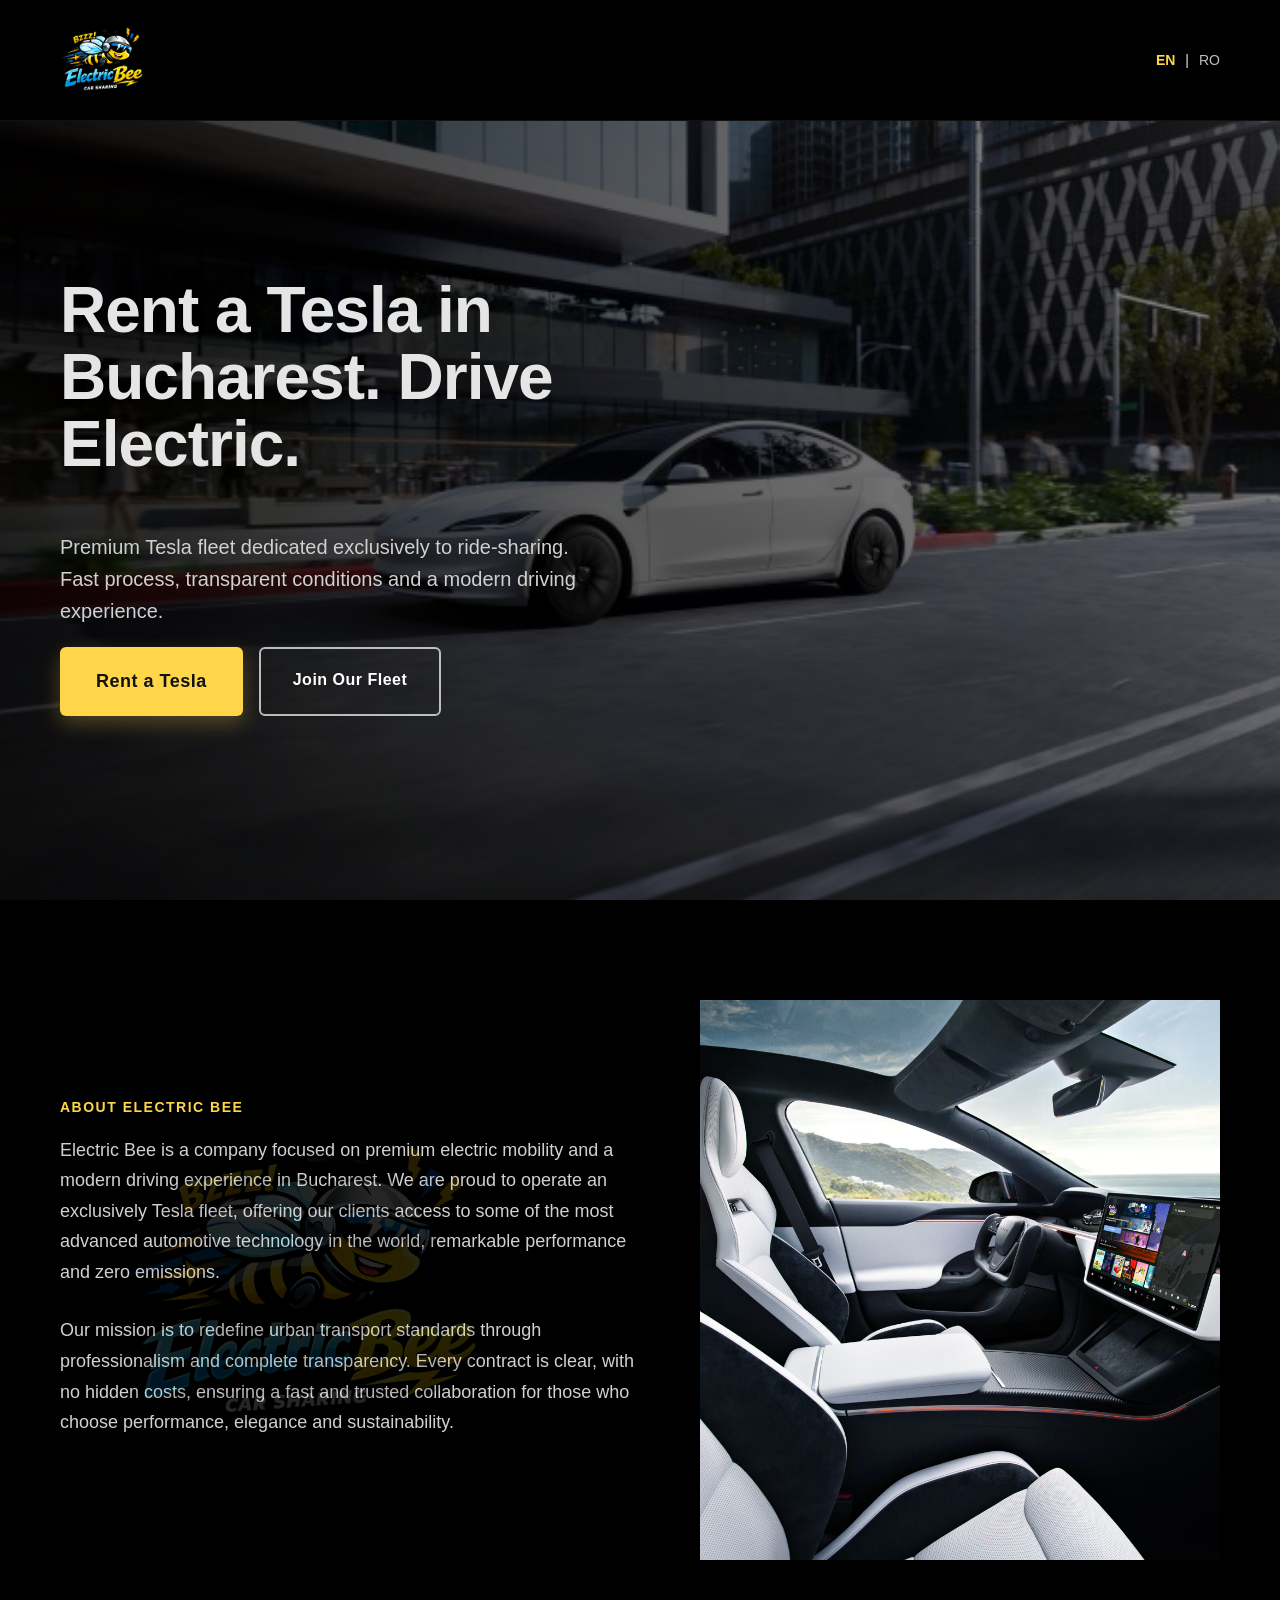
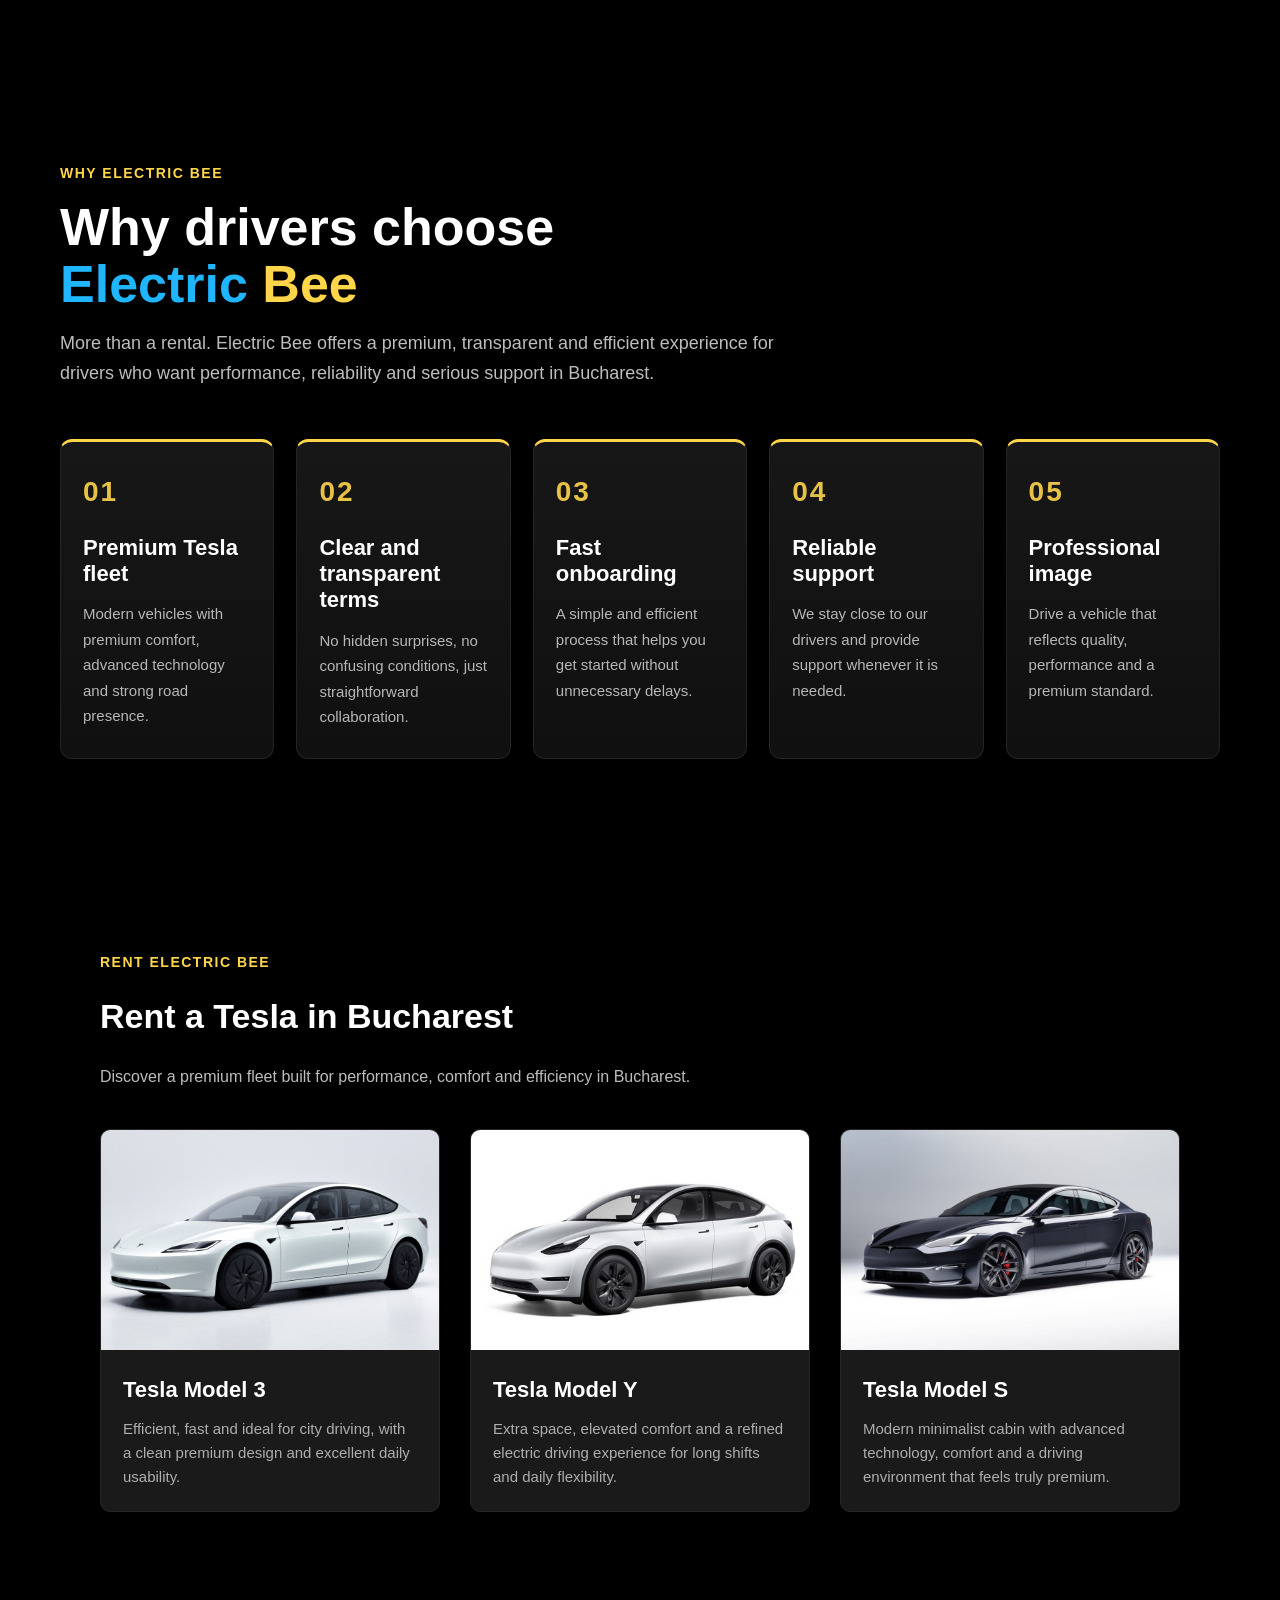
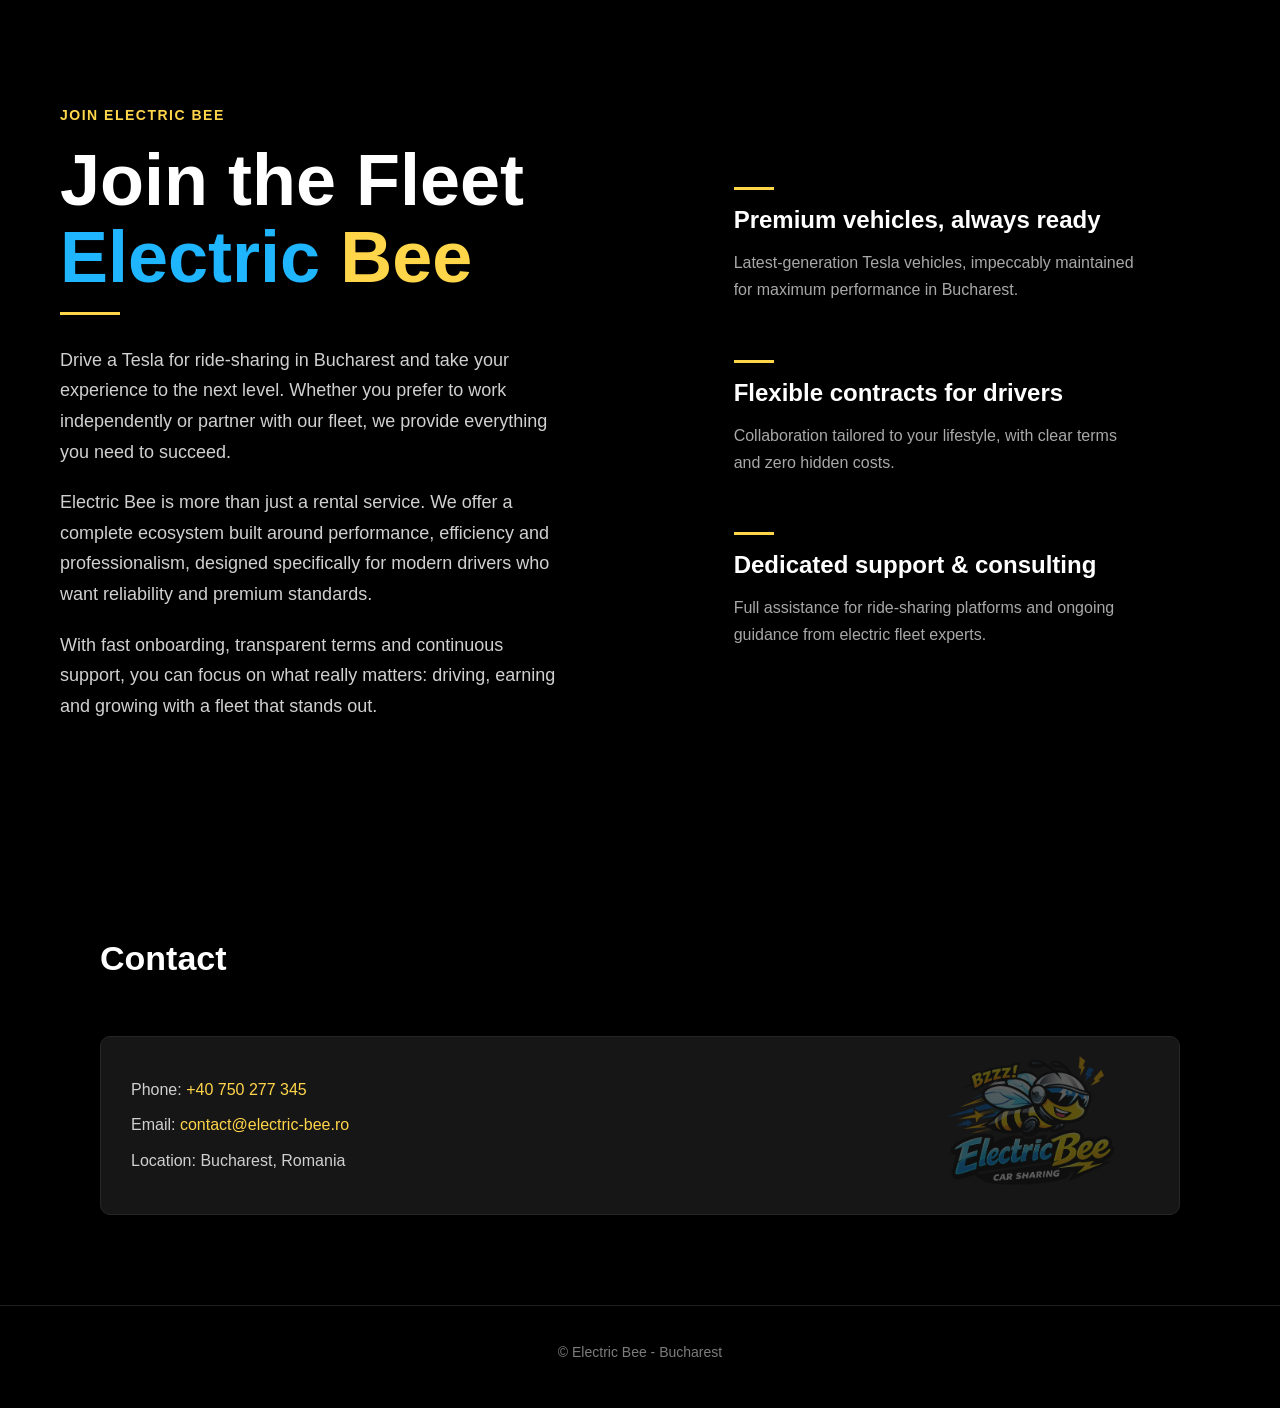
<file: index.html>
<!DOCTYPE html>
<html lang="en">
<head>
    <meta charset="UTF-8">
    <meta name="viewport" content="width=device-width, initial-scale=1.0">
    <title>Electric Bee - Tesla Rental Bucharest</title>
    <link rel="stylesheet" href="style.css">
    <link rel="icon"  href="/favicon.ico" sizes="any">

</head>
<body>

<header>
    <div class="logo">
        <img src="images/logo.png" alt="Electric Bee">
    </div>

    <div class="lang">
        <strong>EN</strong> |
        <a href="ro.html">RO</a>
    </div>
</header>

<section class="hero">
    <div class="hero-content">
        <h1>Rent a Tesla in Bucharest. Drive Electric.</h1>
        <p>
            Premium Tesla fleet dedicated exclusively to ride-sharing.
            Fast process, transparent conditions and a modern driving experience.
        </p>

        <div class="hero-buttons">
            <a href="#contact" class="btn btn-primary">Rent a Tesla</a>
            <a href="#drivers" class="btn btn-secondary">Join Our Fleet</a>
        </div>
    </div>
</section>

<section class="about-section">

    <div class="about-text">
        <span class="section-accent">ABOUT Electric Bee</span>

        <img src="images/logo.png" alt="Electric Bee Logo" class="about-inline-logo">

        <p>
            Electric Bee is a company focused on premium electric mobility and a modern driving
            experience in Bucharest. We are proud to operate an exclusively Tesla fleet,
            offering our clients access to some of the most advanced automotive technology in the world,
            remarkable performance and zero emissions.
        </p>
        <p>
            Our mission is to redefine urban transport standards through professionalism and complete
            transparency. Every contract is clear, with no hidden costs, ensuring a fast and trusted
            collaboration for those who choose performance, elegance and sustainability.
        </p>
    </div>

    <div class="about-image">
        <!--change image with tesla interior-->
        <img src="images/tesla-interior.jpg" alt="Tesla Interior">
    </div>
</section>

<section class="why-eb-section">
    <div class="why-eb-header">

        <span class="section-accent">Why Electric Bee</span>

        <h2 class="why-title">
            Why drivers choose<br>
            <span class="brand"><span class="electric">Electric</span>&nbsp;<span class="bee">Bee</span></span>
        </h2>

        <p>
            More than a rental. Electric Bee offers a premium, transparent and efficient
            experience for drivers who want performance, reliability and serious support in Bucharest.
        </p>
    </div>

    <div class="why-eb-grid">
        <div class="why-eb-card">
            <div class="why-eb-number">01</div>
            <h3>Premium Tesla fleet</h3>
            <p>Modern vehicles with premium comfort, advanced technology and strong road presence.</p>
        </div>

        <div class="why-eb-card">
            <div class="why-eb-number">02</div>
            <h3>Clear and transparent terms</h3>
            <p>No hidden surprises, no confusing conditions, just straightforward collaboration.</p>
        </div>

        <div class="why-eb-card">
            <div class="why-eb-number">03</div>
            <h3>Fast onboarding</h3>
            <p>A simple and efficient process that helps you get started without unnecessary delays.</p>
        </div>

        <div class="why-eb-card">
            <div class="why-eb-number">04</div>
            <h3>Reliable support</h3>
            <p>We stay close to our drivers and provide support whenever it is needed.</p>
        </div>

        <div class="why-eb-card">
            <div class="why-eb-number">05</div>
            <h3>Professional image</h3>
            <p>Drive a vehicle that reflects quality, performance and a premium standard.</p>
        </div>
    </div>
</section>

<section>
    <span class="section-accent">Rent Electric Bee</span>
    <h2>Rent a Tesla in Bucharest</h2>
    <p class="section-text">
        Discover a premium fleet built for performance, comfort and efficiency in Bucharest.
    </p>

    <div class="cards">
        <div class="card">
            <img src="images/tesla-model-3.jpg" alt="Tesla Model 3">
            <div class="card-content">
                <h3>Tesla Model 3</h3>
                <p>
                    Efficient, fast and ideal for city driving, with a clean premium design
                    and excellent daily usability.
                </p>
            </div>
        </div>

        <div class="card">
            <img src="images/tesla-model-y.jpg" alt="Tesla Model Y">
            <div class="card-content">
                <h3>Tesla Model Y</h3>
                <p>
                    Extra space, elevated comfort and a refined electric driving experience
                    for long shifts and daily flexibility.
                </p>
            </div>
        </div>

        <div class="card">
            <img src="images/tesla-model-s.jpg" alt="Tesla Model S">
            <div class="card-content">
                <h3>Tesla Model S</h3>
                <p>
                    Modern minimalist cabin with advanced technology, comfort and a driving
                    environment that feels truly premium.
                </p>
            </div>
        </div>
    </div>
</section>

<section class="drivers-section" id="drivers">

    <div class="drivers-left">

        <span class="section-accent">Join Electric Bee</span>

        <h2 class="join-title">
            Join the Fleet<br>
            <span class="brand">
        <span class="electric">Electric</span>&nbsp;<span class="bee">Bee</span>
    </span>
        </h2>

        <p>
            Drive a Tesla for ride-sharing in Bucharest and take your experience to the next level.
            Whether you prefer to work independently or partner with our fleet, we provide everything
            you need to succeed.
        </p>

        <p>
            Electric Bee is more than just a rental service. We offer a complete ecosystem built around
            performance, efficiency and professionalism, designed specifically for modern drivers who
            want reliability and premium standards.
        </p>

        <p>
            With fast onboarding, transparent terms and continuous support, you can focus on what really
            matters: driving, earning and growing with a fleet that stands out.
        </p>
    </div>

    <div class="drivers-right">

        <div class="driver-item">
            <div class="line"></div>
            <h3>Premium vehicles, always ready</h3>
            <p>
                Latest-generation Tesla vehicles, impeccably maintained for maximum performance
                in Bucharest.
            </p>
        </div>

        <div class="driver-item">
            <div class="line"></div>
            <h3>Flexible contracts for drivers</h3>
            <p>
                Collaboration tailored to your lifestyle, with clear terms and zero hidden costs.
            </p>
        </div>

        <div class="driver-item">
            <div class="line"></div>
            <h3>Dedicated support & consulting</h3>
            <p>
                Full assistance for ride-sharing platforms and ongoing guidance from electric fleet experts.
            </p>
        </div>

    </div>

</section>

<section id="contact">
    <h2>Contact</h2>
<div class="contact-card">
    <div class="contact-box">
        <p>Phone: <a href="tel:+40750277345">+40 750 277 345</a></p>
        <p>Email: <a href="mailto:contact@electric-bee.ro">contact@electric-bee.ro</a></p>
        <p>Location: Bucharest, Romania</p>
    </div>

        <img src="images/logo.png" class="contact-logo" alt="Electric Bee">
    </div>
</section>

<footer>
    © Electric Bee - Bucharest
</footer>

</body>
</html>
</file>
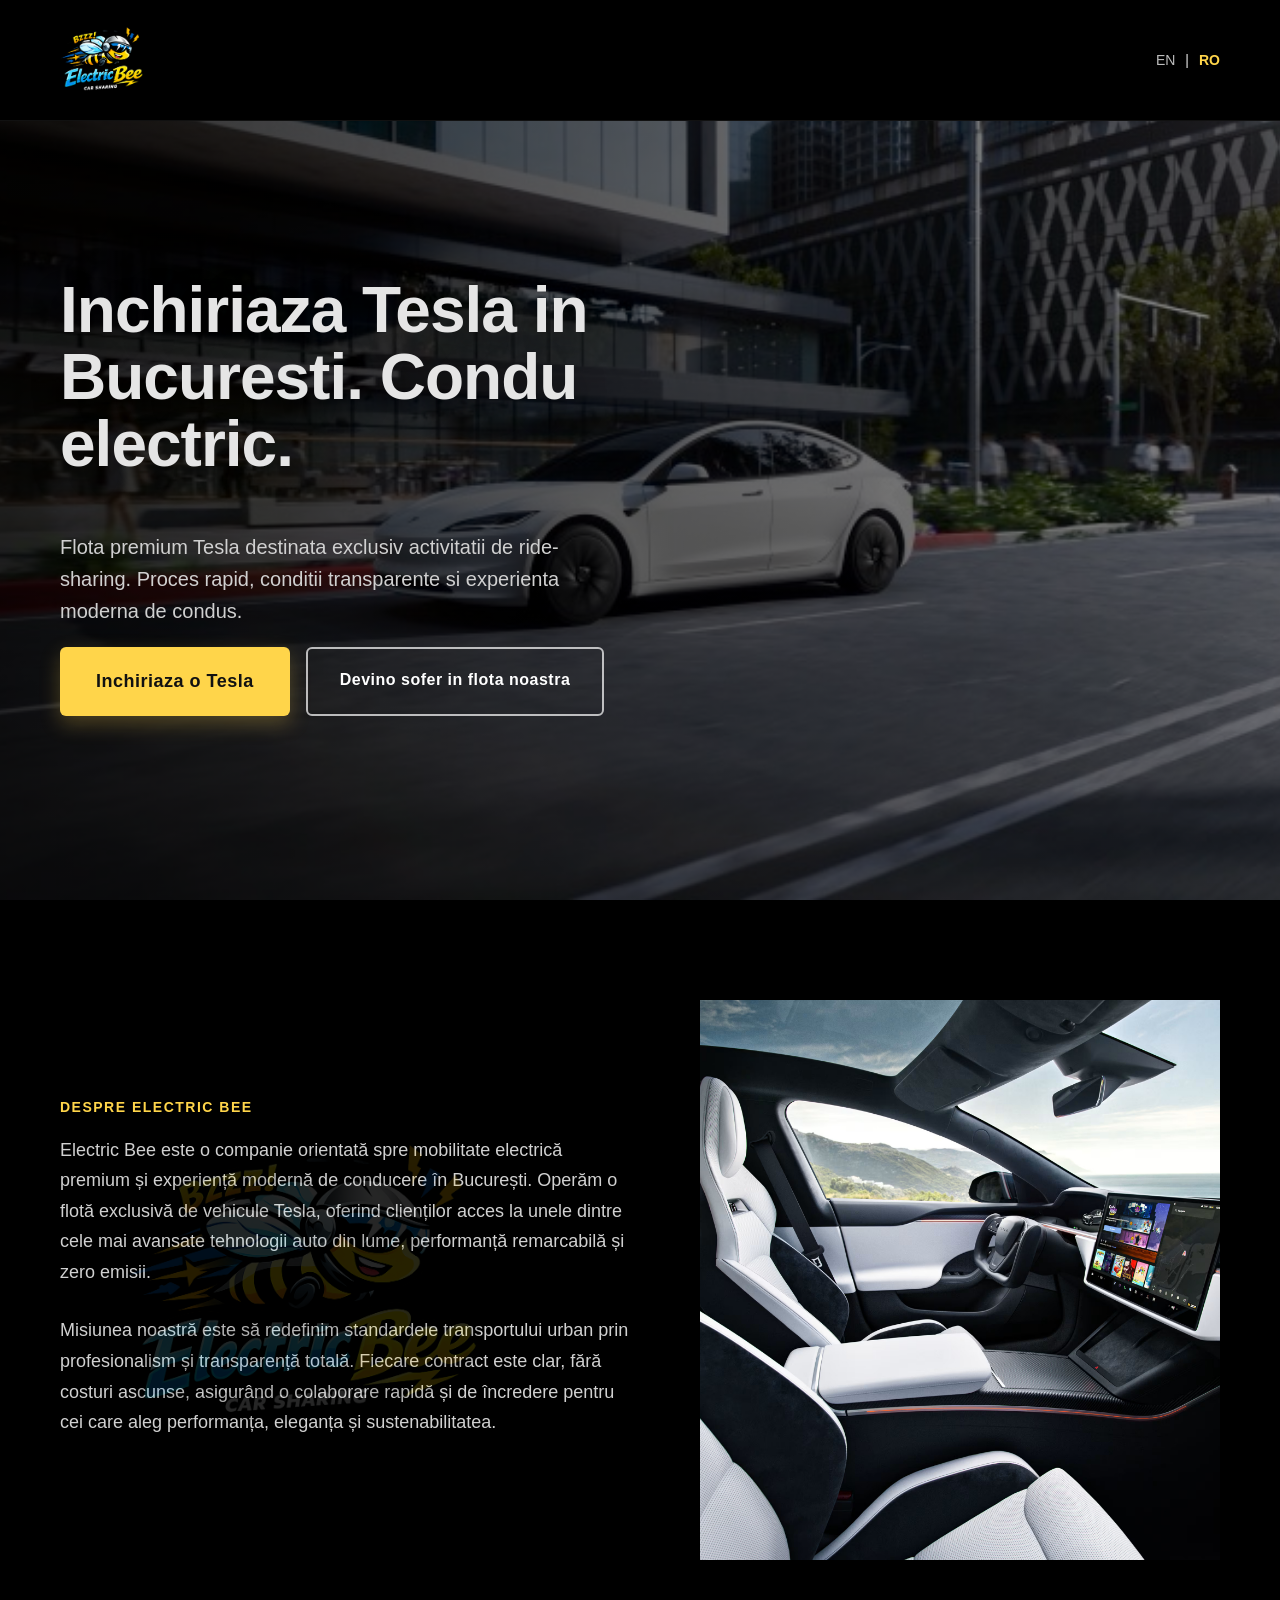
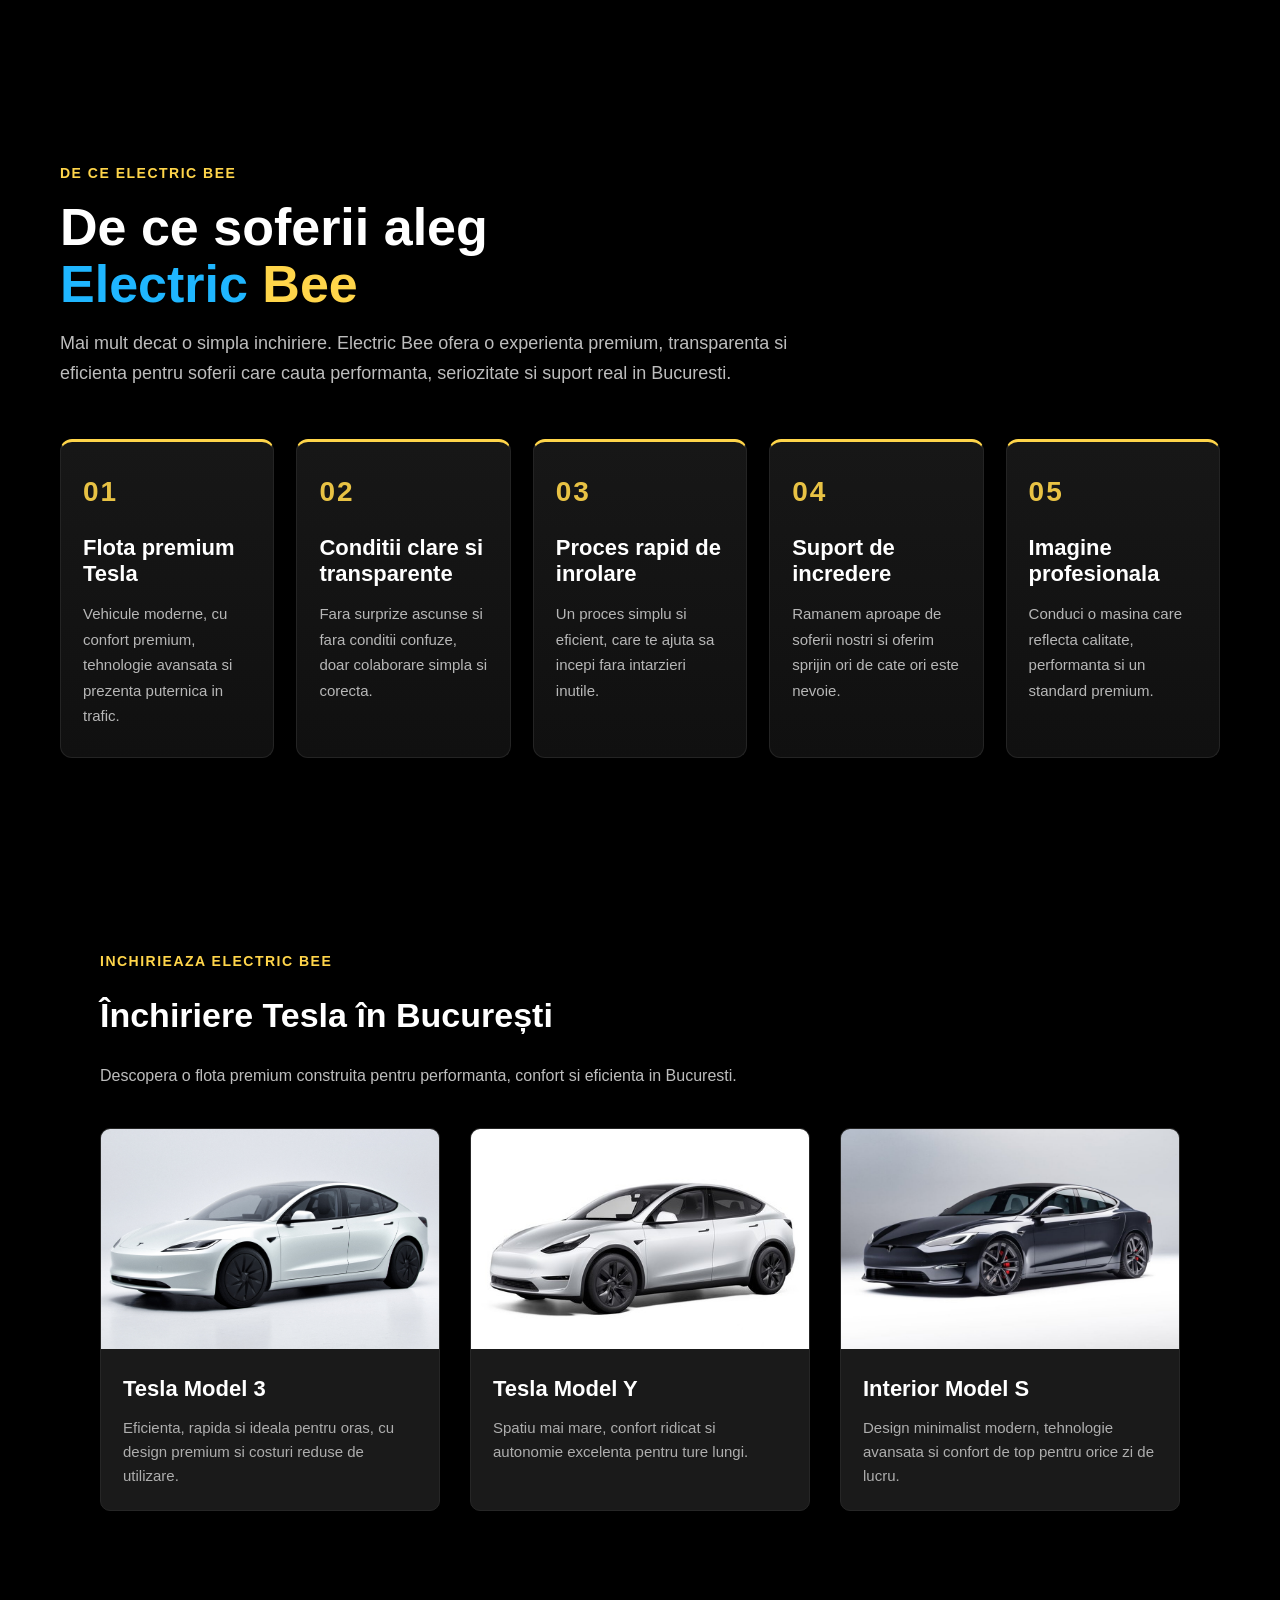
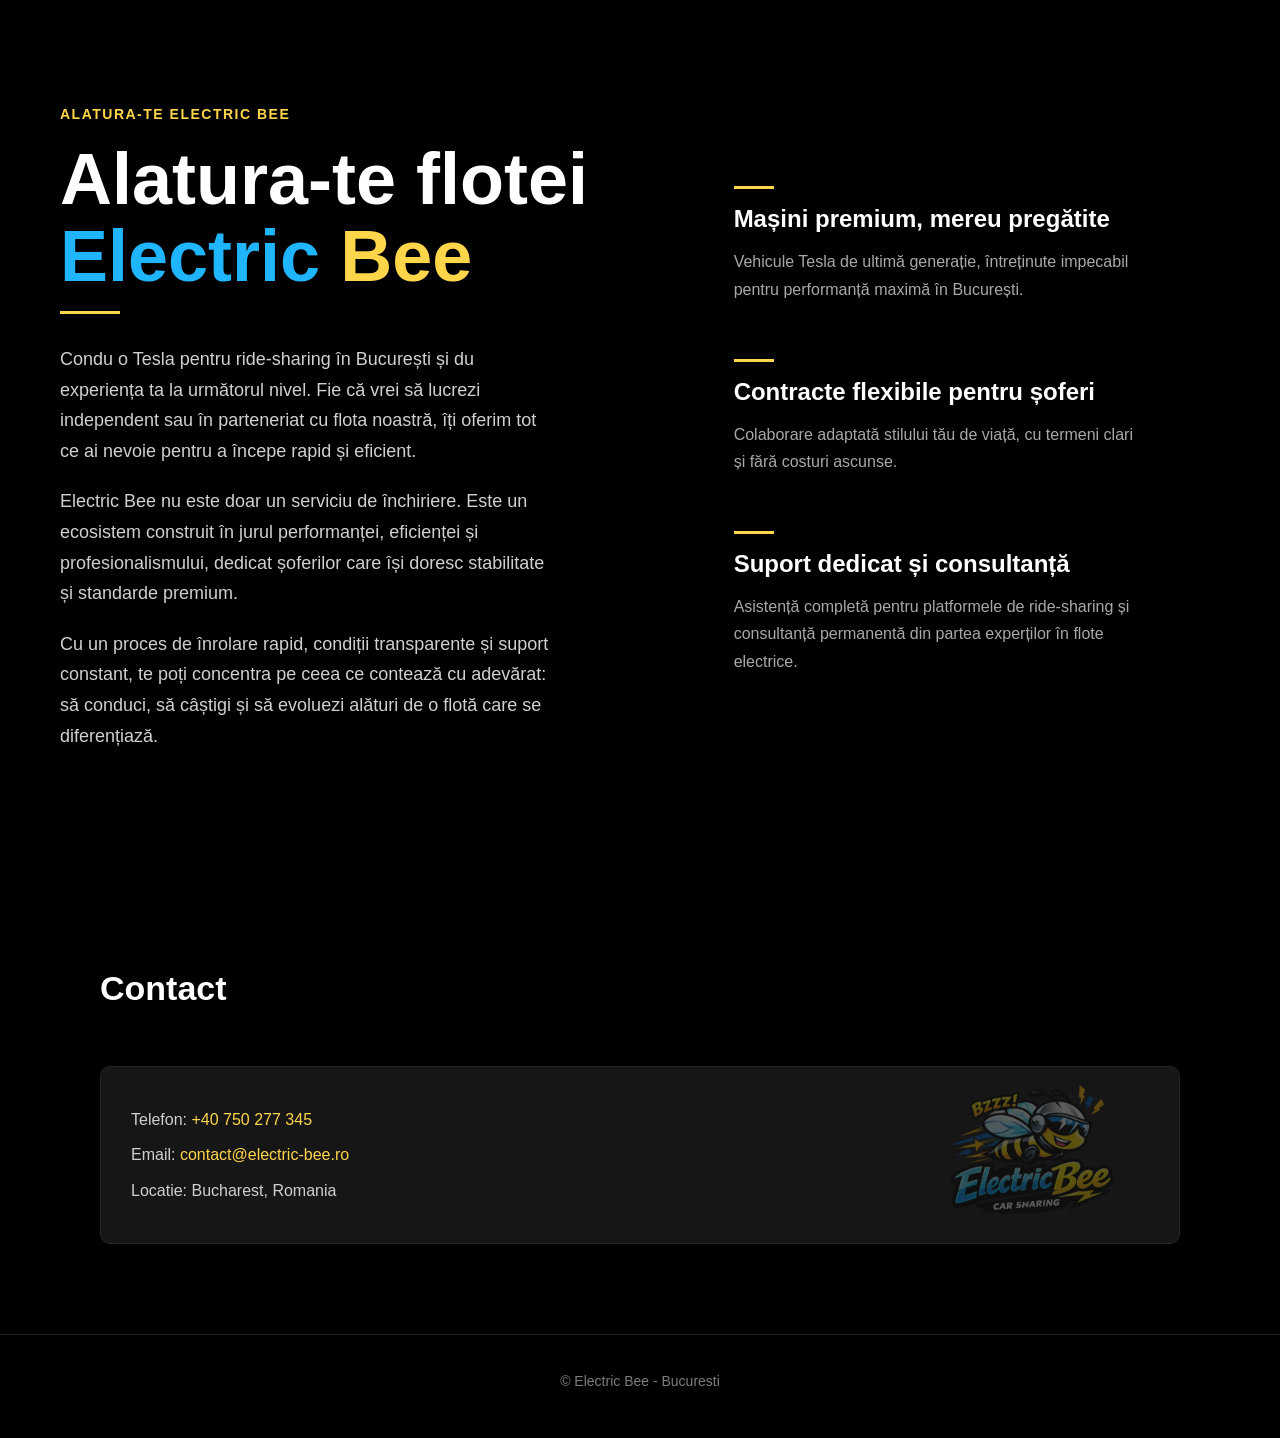
<file: ro.html>
<!DOCTYPE html>
<html lang="ro">
<head>
    <meta charset="UTF-8">
    <meta name="viewport" content="width=device-width, initial-scale=1.0">
    <title>Electric Bee - Inchirieri Tesla Bucuresti</title>
    <link rel="stylesheet" href="style.css">
    <link rel="icon" href="/favicon.ico" sizes="any">

</head>

<body>

<header>
    <div class="logo">
        <img src="images/logo.png" alt="Electric Bee">
    </div>

    <div class="lang">
        <a href="index.html">EN</a> |
        <strong>RO</strong>
    </div>
</header>

<section class="hero">
    <div class="hero-content">
        <h1>Inchiriaza Tesla in Bucuresti. Condu electric.</h1>
        <p>
            Flota premium Tesla destinata exclusiv activitatii de ride-sharing.
            Proces rapid, conditii transparente si experienta moderna de condus.
        </p>

        <div class="hero-buttons">
            <a href="#contact" class="btn btn-primary">Inchiriaza o Tesla</a>
            <a href="#drivers" class="btn btn-secondary">Devino sofer in flota noastra</a>
        </div>
    </div>
</section>

<section class="about-section">
    <div class="about-text">
        <span class="section-accent">Despre Electric Bee</span>

        <img src="images/logo.png" alt="Electric Bee Logo" class="about-inline-logo">
        <p>
            Electric Bee este o companie orientată spre mobilitate electrică premium și
            experiență modernă de conducere în București. Operăm o flotă exclusivă de
            vehicule Tesla, oferind clienților acces la unele dintre cele mai avansate
            tehnologii auto din lume, performanță remarcabilă și zero emisii.
        </p>
        <p>
            Misiunea noastră este să redefinim standardele transportului urban prin
            profesionalism și transparență totală. Fiecare contract este clar,
            fără costuri ascunse, asigurând o colaborare rapidă și de încredere
            pentru cei care aleg performanța, eleganța și sustenabilitatea.
        </p>
    </div>

    <div class="about-image">
        <img src="images/tesla-interior.jpg" alt="Interior Tesla">
    </div>
</section>

<section class="why-eb-section">
    <div class="why-eb-header">
        <span class="section-accent">De ce Electric Bee</span>

        <h2 class="why-title">
            De ce soferii aleg<br>
            <span class="brand"><span class="electric">Electric</span>&nbsp;<span class="bee">Bee</span></span>
        </h2>

        <p>
            Mai mult decat o simpla inchiriere. Electric Bee ofera o experienta premium,
            transparenta si eficienta pentru soferii care cauta performanta, seriozitate
            si suport real in Bucuresti.
        </p>
    </div>

    <div class="why-eb-grid">
        <div class="why-eb-card">
            <div class="why-eb-number">01</div>
            <h3>Flota premium Tesla</h3>
            <p>Vehicule moderne, cu confort premium, tehnologie avansata si prezenta puternica in trafic.</p>
        </div>

        <div class="why-eb-card">
            <div class="why-eb-number">02</div>
            <h3>Conditii clare si transparente</h3>
            <p>Fara surprize ascunse si fara conditii confuze, doar colaborare simpla si corecta.</p>
        </div>

        <div class="why-eb-card">
            <div class="why-eb-number">03</div>
            <h3>Proces rapid de inrolare</h3>
            <p>Un proces simplu si eficient, care te ajuta sa incepi fara intarzieri inutile.</p>
        </div>

        <div class="why-eb-card">
            <div class="why-eb-number">04</div>
            <h3>Suport de incredere</h3>
            <p>Ramanem aproape de soferii nostri si oferim sprijin ori de cate ori este nevoie.</p>
        </div>

        <div class="why-eb-card">
            <div class="why-eb-number">05</div>
            <h3>Imagine profesionala</h3>
            <p>Conduci o masina care reflecta calitate, performanta si un standard premium.</p>
        </div>
    </div>
</section>

<section>
    <span class="section-accent">Inchirieaza Electric Bee</span>
    <h2>Închiriere Tesla în București</h2>
    <p class="section-text">
        Descopera o flota premium construita pentru performanta, confort si eficienta in Bucuresti.
    </p>

    <div class="cards">
        <div class="card">
            <img src="images/tesla-model-3.jpg" alt="Tesla Model 3">
            <div class="card-content">
                <h3>Tesla Model 3</h3>
                <p>
                    Eficienta, rapida si ideala pentru oras, cu design premium si costuri reduse de utilizare.
                </p>
            </div>
        </div>

        <div class="card">
            <img src="images/tesla-model-y.jpg" alt="Tesla Model Y">
            <div class="card-content">
                <h3>Tesla Model Y</h3>
                <p>
                    Spatiu mai mare, confort ridicat si autonomie excelenta pentru ture lungi.
                </p>
            </div>
        </div>

        <div class="card">
            <img src="images/tesla-model-s.jpg" alt="Tesla Model S">
            <div class="card-content">
                <h3>Interior Model S</h3>
                <p>
                    Design minimalist modern, tehnologie avansata si confort de top pentru orice zi de lucru.
                </p>
            </div>
        </div>
    </div>
</section>

<section class="drivers-section" id="drivers">

    <div class="drivers-left">
        <span class="section-accent">Alatura-te Electric Bee</span>

        <h2 class="join-title">
            Alatura-te flotei<br>
            <span class="brand">
        <span class="electric">Electric</span>&nbsp;<span class="bee">Bee</span>
    </span>
        </h2>

        <p>
            Condu o Tesla pentru ride-sharing în București și du experiența ta la următorul nivel.
            Fie că vrei să lucrezi independent sau în parteneriat cu flota noastră, îți oferim tot
            ce ai nevoie pentru a începe rapid și eficient.
        </p>

        <p>
            Electric Bee nu este doar un serviciu de închiriere. Este un ecosistem construit în jurul
            performanței, eficienței și profesionalismului, dedicat șoferilor care își doresc stabilitate
            și standarde premium.
        </p>

        <p>
            Cu un proces de înrolare rapid, condiții transparente și suport constant, te poți concentra
            pe ceea ce contează cu adevărat: să conduci, să câștigi și să evoluezi alături de o flotă
            care se diferențiază.
        </p>
    </div>

    <div class="drivers-right">

        <div class="driver-item">
            <div class="line"></div>
            <h3>Mașini premium, mereu pregătite</h3>
            <p>
                Vehicule Tesla de ultimă generație, întreținute impecabil pentru
                performanță maximă în București.
            </p>
        </div>

        <div class="driver-item">
            <div class="line"></div>
            <h3>Contracte flexibile pentru șoferi</h3>
            <p>
                Colaborare adaptată stilului tău de viață, cu termeni clari și
                fără costuri ascunse.
            </p>
        </div>

        <div class="driver-item">
            <div class="line"></div>
            <h3>Suport dedicat și consultanță</h3>
            <p>
                Asistență completă pentru platformele de ride-sharing și consultanță
                permanentă din partea experților în flote electrice.
            </p>
        </div>

    </div>

</section>

<section id="contact">
    <h2>Contact</h2>
    <div class="contact-card">
        <div class="contact-box">
            <p>Telefon: <a href="tel:+40750277345">+40 750 277 345</a></p>
            <p>Email: <a href="mailto:contact@electric-bee.ro">contact@electric-bee.ro</a></p>
            <p>Locatie: Bucharest, Romania</p>
        </div>

        <img src="images/logo.png" class="contact-logo" alt="Electric Bee">
    </div>
</section>

<footer>
    © Electric Bee - Bucuresti
</footer>

</body>
</html>
</file>
<file: style.css>
* {
    box-sizing: border-box;
}

html, body {
    margin: 0;
    padding: 0;
    overflow-x: hidden;
    font-family: Arial, sans-serif;
    background-color: #000000;
    color: #e5e5e5;
    scroll-behavior: smooth;
}

body {
    line-height: 1.6;
}

/* HEADER */
header {
    display: flex;
    justify-content: space-between;
    align-items: center;
    padding: 25px 60px;
    position: fixed;
    top: 0;
    left: 0;
    width: 100%;
    z-index: 1000;
    background: #000000;
    border-bottom: 1px solid #111;
}

.logo {
    display: flex;
    align-items: center;
}

.logo img {
    height: 70px;
    width: auto;
    display: block;
}

.lang {
    display: flex;
    align-items: center;
    gap: 10px;
    font-size: 14px;
    margin-left: auto;
}

.lang a {
    text-decoration: none;
    color: #bdbdbd;
    transition: color 0.3s ease;
}

.lang a:hover {
    color: #ffd54a;
}

.lang strong {
    color: #ffd54a;
}

/* HERO */
.hero {
    min-height: 100vh;
    width: 100%;
    max-width: 100%;
    margin: 0;
    background: url('images/tesla1.jpg') center center / cover no-repeat;
    display: flex;
    align-items: center;
    padding: 0 60px;
    position: relative;
}

.hero::after {
    content: "";
    position: absolute;
    inset: 0;
    background: linear-gradient(
        to right,
        rgba(0, 0, 0, 0.78),
        rgba(0, 0, 0, 0.45)
    );
}

.hero-content {
    position: relative;
    z-index: 2;
    max-width: 620px;
    padding-top: 40px;
}


.hero h1 {
    font-size: 64px;
    font-weight: 700;
    line-height: 1.05;
    letter-spacing: -1px;
    text-shadow: 0 10px 30px rgba(0,0,0,0.4);
}

.hero p {
    font-size: 20px;
    color: #d0d0d0;
    max-width: 520px;
    line-height: 1.6;
}

.hero-buttons {
    display: flex;
    gap: 16px;
    flex-wrap: wrap;
}

.btn {
    display: inline-block;
    padding: 18px 32px;
    text-decoration: none;
    font-size: 16px;
    border-radius: 6px;
    transition: all 0.3s ease;
    text-align: center;
    font-weight: 600;
    letter-spacing: 0.5px;
}

.btn-primary {
    background: #ffd54a;
    color: #111111;
    font-weight: 700;
    box-shadow: 0 8px 20px rgba(255, 213, 74, 0.25);
    font-size: 18px;
    padding: 20px 36px;
}

.btn-primary:hover {
    background: #ffca1a;
    transform: translateY(-2px);
}

.btn-secondary {
    border: 2px solid rgba(255, 255, 255, 0.7);
    color: #ffffff;
    background: transparent;
    padding: 18px 32px;
    font-weight: 600;
    position: relative;
    transition: all 0.3s ease;
}

/* glow effect */
.btn-secondary::before {
    content: "";
    position: absolute;
    inset: 0;
    border-radius: 6px;
    box-shadow: 0 0 0 rgba(255, 255, 255, 0);
    transition: all 0.3s ease;
}

/* hover */
.btn-secondary:hover {
    border-color: #ffffff;
    transform: translateY(-2px);
}

.btn-secondary:hover::before {
    box-shadow: 0 0 12px rgba(255, 255, 255, 0.4),
                0 0 24px rgba(255, 255, 255, 0.2);
}

/* ABOUT SECTION*/
.about-section {
    display: grid;
    grid-template-columns: 1.1fr 1fr;
    gap: 60px;
    align-items: center;
    padding: 100px 60px;
    max-width: 1400px;
    margin: 0 auto;
}

.about-text {
    position: relative;
}

.about-text h2 {
    font-size: 64px;
    color: #fff;
    margin: 0 0 30px;
    line-height: 0.95;
    max-width: 420px;
}

.about-text p {
    color: #d0d0d0;
    font-size: 18px;
    line-height: 1.7;
    margin: 0 0 28px;
    max-width: 620px;
}

.about-inline-logo {
    position: absolute;
    right: 140px;
    top: 40px;
    height: 300px;
    opacity: 0.15;
    pointer-events: none;
}

.about-middle {
    display: flex;
    justify-content: center;
    align-items: center;
}

.about-middle img {
    height: 120px;
    opacity: 0.9;
}

.about-image {
    display: flex;
    justify-content: flex-end;
}

.about-image img {
    width: 100%;
    max-width: 520px;
    height: 560px;
    object-fit: cover;
    display: block;
}

/* WHY SECTION */
.why-eb-section {
    padding: 100px 60px;
    max-width: 1400px;
    margin: 0 auto;
}

.why-eb-header {
    max-width: 760px;
    margin-bottom: 50px;
}

.section-accent {
    display: inline-block;
    color: #ffd54a;
    font-size: 14px;
    font-weight: 700;
    text-transform: uppercase;
    letter-spacing: 1.5px;
    margin-bottom: 16px;
}

.why-title {
    font-size: 52px;
    line-height: 1.1;
    font-weight: 600;
    color: #ffffff;
    margin-bottom: 20px;
}

/* brand line */
.brand {
    display: inline-block;
    transform: translateY(2px);
    font-weight: 700;
    letter-spacing: 0;
}

.electric {
    color: #1fb6ff;
}

.bee {
    color: #ffd54a;
}

.why-eb-header h2 {
    font-size: 52px;
    line-height: 1.05;
    margin: 0 0 18px;
    color: #ffffff;
}

.why-eb-header p {
    font-size: 18px;
    line-height: 1.7;
    color: #bdbdbd;
    margin: 0;
}

.why-eb-grid {
    display: grid;
    grid-template-columns: repeat(5, 1fr);
    gap: 22px;
}

.why-eb-card {
    background: linear-gradient(180deg, #171717 0%, #101010 100%);
    border: 1px solid #242424;
    border-top: 3px solid #ffd54a;
    border-radius: 12px;
    padding: 28px 22px;
    transition: transform 0.3s ease, border-color 0.3s ease, box-shadow 0.3s ease;
}

.why-eb-card:hover {
    transform: translateY(-6px);
    border-color: #3a3a3a;
    box-shadow: 0 12px 28px rgba(0, 0, 0, 0.28);
}

.why-eb-number {
    font-size: 28px;
    font-weight: 800;
    color: #ffd54a;
    margin-bottom: 20px;
    letter-spacing: 2px;
    opacity: 0.9;
}

.why-eb-card h3 {
    font-size: 22px;
    line-height: 1.2;
    color: #ffffff;
    margin: 0 0 14px;
}

.why-eb-card p {
    font-size: 15px;
    line-height: 1.7;
    color: #b7b7b7;
    margin: 0;
}

/* GENERAL SECTIONS */
section {
    padding: 90px 60px;
    max-width: 1200px;
    margin: 0 auto;
}

.hero {
    max-width: none;
}

h2 {
    color: #ffffff;
    font-size: 34px;
    margin: 0 0 20px;
}

.section-text {
    color: #bdbdbd;
    font-size: 16px;
    max-width: 800px;
}

/* WHY TESLA */
.features {
    display: grid;
    grid-template-columns: repeat(auto-fit, minmax(220px, 1fr));
    gap: 20px;
    margin-top: 35px;
}

.features div {
    background: #1a1a1a;
    padding: 22px;
    border-radius: 8px;
    border: 1px solid #262626;
    color: #d8d8d8;
    transition: transform 0.3s ease, border-color 0.3s ease;
}

.features div:hover {
    transform: translateY(-4px);
    border-color: #3a3a3a;
}

/* TESLA CARDS */
.cards {
    display: grid;
    grid-template-columns: repeat(auto-fit, minmax(260px, 1fr));
    gap: 30px;
    margin-top: 40px;
}

.card {
    background: #1a1a1a;
    border-radius: 10px;
    overflow: hidden;
    border: 1px solid #262626;
    transition: transform 0.3s ease, border-color 0.3s ease;
}

.card:hover {
    transform: translateY(-6px);
    border-color: #3b3b3b;
}

.card img {
    width: 100%;
    height: 220px;
    object-fit: cover;
    display: block;
}

.card-content {
    padding: 22px;
}

.card-content h3 {
    margin: 0 0 10px;
    color: #ffffff;
    font-size: 22px;
}

.card-content p {
    margin: 0;
    color: #aeaeae;
    font-size: 15px;
}

/*DRIVERS*/
.join-title {
    font-size: 56px;
    line-height: 1.05;
    font-weight: 600;
    margin-bottom: 20px;
}

.drivers-section {
    display: grid;
    grid-template-columns: 1.2fr 1fr;
    gap: 90px;
    align-items: start;
    padding: 100px 60px;
    max-width: 1400px;
    margin: 0 auto;
}

.drivers-left h2 {
    font-size: 72px;
    color: #ffffff;
    margin-bottom: 30px;
    line-height: 1.05;
}

.drivers-left h2::after {
    content: "";
    display: block;
    width: 60px;
    height: 3px;
    background: #ffd54a;
    margin-top: 18px;
}

.drivers-left p {
    font-size: 18px;
    color: #d0d0d0;
    max-width: 500px;
    margin-bottom: 20px;
    line-height: 1.7;
}

.drivers-right {
    display: flex;
    flex-direction: column;
    gap: 56px;
    padding-top: 85px;
}

.driver-item {
    max-width: 430px;
    transition: transform 0.3s ease;
}

.driver-item:hover {
    transform: translateY(-4px);
}

.driver-item .line {
    width: 40px;
    height: 3px;
    background: #ffd54a;
    margin-bottom: 15px;
}

.driver-item h3 {
    font-size: 24px;
    color: #ffffff;
    margin: 0 0 14px;
    line-height: 1.25;
}

.driver-item p {
    color: #a8a8a8;
    font-size: 16px;
    line-height: 1.7;
    margin: 0;
    max-width: 400px;
}

/* CONTACT */
.contact-box {
    background: #161616;
    border: 1px solid #262626;
    border-radius: 10px;
    padding: 30px;
    margin-top: 30px;
}

.contact-box p {
    margin: 10px 0;
    color: #d0d0d0;
    font-size: 16px;
}

.contact-box a {
    color: #ffd54a;
    text-decoration: none;
}

.contact-box a:hover {
    text-decoration: underline;
}

.contact-card {
    position: relative;
    overflow: hidden;
}

.contact-logo {
    position: absolute;
    right: 60px;
    top: 55%;
    transform: translateY(-50%);
    height: 140px;
    opacity: 0.3;
    pointer-events: none;
}

/* FOOTER */
footer {
    padding: 35px 20px 45px;
    text-align: center;
    border-top: 1px solid #202020;
    color: #7c7c7c;
    font-size: 14px;
}

/* TABLET */
@media (max-width: 992px) {
    header {
        padding: 20px 30px;
    }

    .hero {
        padding: 0 30px;
    }

    section {
        padding: 80px 30px;
    }

    .hero h1 {
        font-size: 46px;
    }

    .hero p {
        font-size: 17px;
    }

    .about-section {
        grid-template-columns: 1fr;
        gap: 30px;
        padding: 80px 30px;
    }

    .about-inline-logo {
        position: absolute;
        right: 200px;
        top: 70px;
        height: 180px;
        opacity: 0.15;
        pointer-events: none;
    }

     .about-middle {
         display: none;
     }

     .about-text h2 {
        font-size: 48px;
        max-width: 100%;
     }

     .about-text p {
        font-size: 17px;
        max-width: 100%;
     }

     .about-image {
        justify-content: flex-start;
     }

     .about-image img {
        max-width: 100%;
        height: 420px;
     }

    .why-title {
        font-size: 42px;
        line-height: 1.1;
    }

    .brand {
        transform: translateY(1px);
    }

     .why-eb-grid {
             grid-template-columns: repeat(3, 1fr);
         }

    .drivers-section {
        grid-template-columns: 1fr 1fr;
        gap: 50px;
        padding: 80px 40px;
    }

    .drivers-right {
        gap: 40px;
        padding-top: 30px; /* mai mic decât desktop */
    }

    .driver-item {
        max-width: 100%;
    }

    .driver-item h3 {
        font-size: 20px;
    }

    .driver-item p {
        font-size: 15px;
        max-width: 100%;
    }

    .drivers-left h2 {
        font-size: 48px;
    }

    .join-title {
        font-size: 44px;
        line-height: 1.08;
        margin-bottom: 24px;
    }

    .join-title {
        font-size: 44px;
        line-height: 1.1;
    }

    .contact-box {
        padding: 25px;
    }

    .contact-logo {
        right: 30px;
        height: 100px;
        opacity: 0.08;
    }

    .contact-box p {
        font-size: 15px;
    }
}

/* MOBILE */
@media (max-width: 768px) {
    header {
        padding: 18px 20px;
    }

.logo img {
        height: 40px;
    }

    .lang {
        font-size: 13px;
        gap: 8px;
    }

    .hero {
        min-height: 100vh;
        padding: 0 20px;
        background-position: center center;
    }

    .hero::after {
        background: linear-gradient(
            to bottom,
            rgba(0, 0, 0, 0.72),
            rgba(0, 0, 0, 0.58)
        );
    }

    .hero-content {
        max-width: 100%;
        padding-top: 70px;
    }

    .hero h1 {
        font-size: 36px;
        line-height: 1.15;
        margin-bottom: 16px;
    }

    .hero p {
        font-size: 15px;
        margin-bottom: 24px;
    }

    .hero-buttons {
        flex-direction: column;
        align-items: stretch;
        gap: 12px;
        width: 100%;
        max-width: 280px;
    }

    .btn {
        width: 100%;
        font-size: 15px;
        padding: 16px;
    }

    .about-section {
        padding: 65px 20px;
    }

    .about-text {
        position: relative;
    }

    .about-inline-logo {
        height 200px;
        right: 140px;
        opacity: 0.15;
    }

    .about-text p {
        font-size: 15px;
        line-height: 1.7;
        position: relative;
        z-index: 2;
    }

    .about-image img {
        height: 300px;
    }

    /*why section*/
    .why-eb-section {
            padding: 65px 20px;
        }
    .why-title {
        font-size: 34px;
        line-height: 1.15;
        margin-bottom: 16px;
    }

    .brand {
        display: inline-block;
        font-weight: 700;
        letter-spacing: 0;
        transform: none;
    }

    .electric,
    .bee {
        display: inline;
    }

        .why-eb-number {
                font-size: 32px;
                top: 15px;
                right: 15px;
            }

        .why-eb-header h2 {
            font-size: 34px;
        }

        .why-eb-header p {
            font-size: 15px;
        }

        .why-eb-grid {
            grid-template-columns: 1fr;
            gap: 18px;
        }

        .why-eb-card {
            padding: 22px 18px;
        }

        .why-eb-card h3 {
            font-size: 20px;
        }

        .why-eb-card p {
            font-size: 14px;
        }

    section {
        padding: 65px 20px;
    }

    h2 {
        font-size: 28px;
        line-height: 1.2;
    }

    .section-text {
        font-size: 15px;
    }

    .features {
        grid-template-columns: 1fr;
        gap: 16px;
    }

    .features div {
        padding: 18px;
    }

    .cards {
        grid-template-columns: 1fr;
        gap: 22px;
    }

    .card img {
        height: 210px;
    }

    .card-content {
        padding: 18px;
    }

    .card-content h3 {
        font-size: 20px;
    }

    .card-content p {
        font-size: 14px;
    }

    .join-title {
        font-size: 34px;
        line-height: 1.1;
    }

    .contact-box {
        padding: 22px;
    }

    .contact-box p {
        font-size: 15px;
    }

    .contact-box {
        padding: 20px;
    }

    .contact-logo {
        display: none;
    }

    .contact-box p {
        font-size: 14px;
        line-height: 1.6;
    }

    footer {
        font-size: 13px;
        padding: 30px 16px 40px;
    }

    .drivers-section {
        grid-template-columns: 1fr;
        gap: 50px;
        padding: 70px 20px;
    }

        .drivers-left h2 {
            font-size: 36px;
        }

        .drivers-left p {
            font-size: 15px;
        }

    .drivers-right {
        padding-top: 0;
        gap: 35px;
    }

    .driver-item {
        max-width: 100%;
    }

    .driver-item h3 {
        font-size: 18px;
    }

    .driver-item p {
        font-size: 14px;
        line-height: 1.6;
    }

    .join-title {
        font-size: 34px;
        line-height: 1.1;
    }
}

/* SMALL MOBILE */
@media (max-width: 480px) {
    header {
        padding: 16px;
    }

    .about-inline-logo {
        display: none;
    }

    .logo {
        font-size: 17px;
    }

    .lang {
        font-size: 12px;
    }

    .hero {
        padding: 0 16px;
    }

    .hero h1 {
        font-size: 30px;
    }

    .hero p {
        font-size: 14px;
    }

    section {
        padding: 55px 16px;
    }

    h2 {
        font-size: 24px;
    }

    .why-title {
        font-size: 28px;
        line-height: 1.15;
    }

    .brand {
        font-weight: 700;
    }

    .card img {
        height: 190px;
    }

    .drivers-section {
        padding: 60px 16px;
    }

    .join-title {
        font-size: 28px;
    }

    .drivers-right {
        gap: 30px;
    }

    .contact-box {
        padding: 18px;
    }

    .contact-logo {
        display: none;
    }
}
</file>
